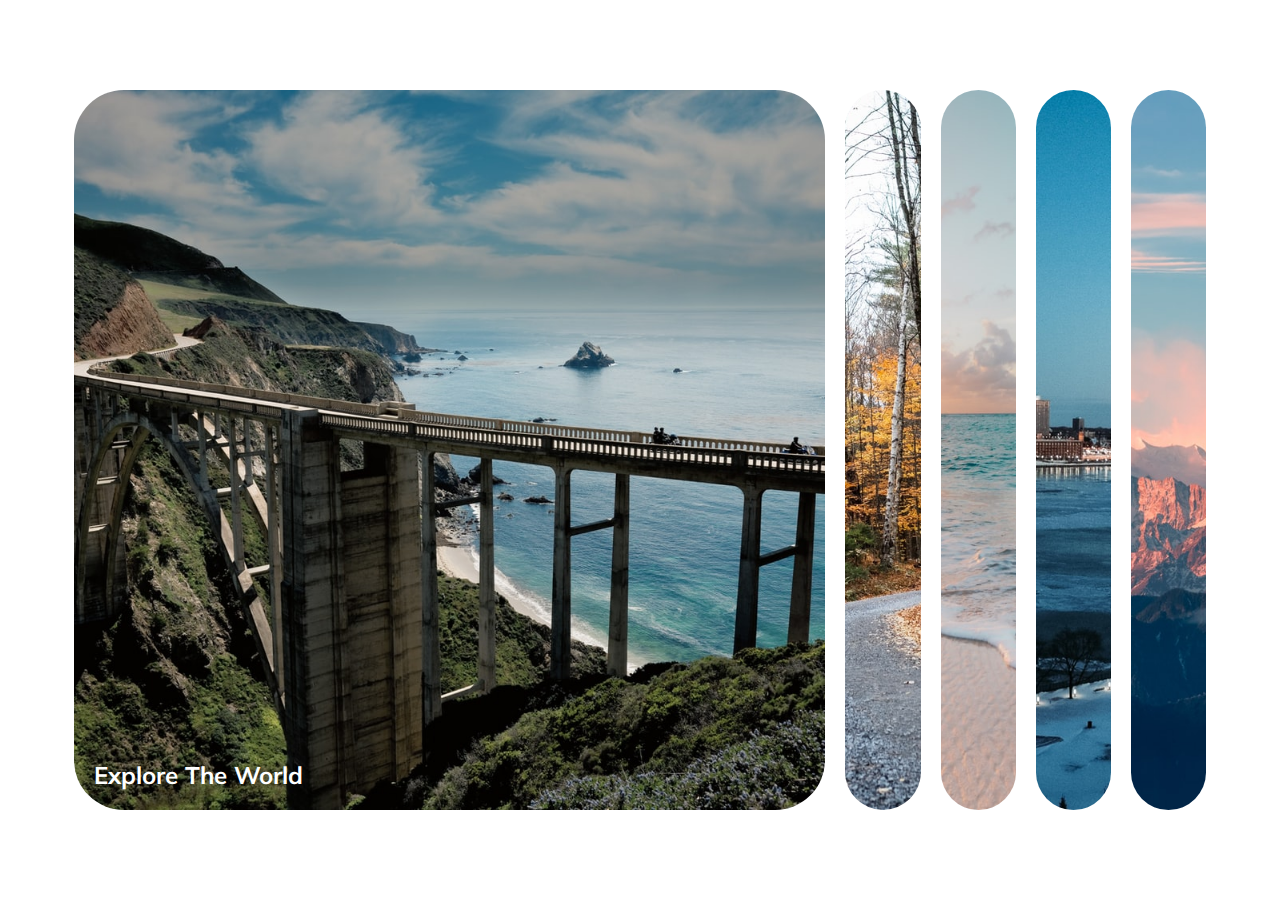
<file: expanding-cards/index.html>
<!DOCTYPE html>
<html lang="en">
  <head>
    <meta charset="UTF-8" />
    <meta name="viewport" content="width=device-width, initial-scale=1.0" />
    <link rel="stylesheet" href="style.css" />
    <title>Expanding Cards</title>
  </head>
  <body>
    <div class="container">
      <div class="panel active" style="background-image: url('./static/photo1.jpg')">
        <h3>Explore The World</h3>
      </div>
      <div class="panel" style="background-image: url('./static/photo2.jpg')">
        <h3>Wild Forest</h3>
      </div>
      <div class="panel" style="background-image: url('./static/photo3.jpg')">
        <h3>Sunny Beach</h3>
      </div>
      <div class="panel" style="background-image: url('./static/photo4.jpg')">
        <h3>City on Winter</h3>
      </div>
      <div class="panel" style="background-image: url('./static/photo5.jpg')">
        <h3>Mountains - Clouds</h3>
      </div>

    </div>

    <script src="script.js"></script>
  </body>
</html>
</file>
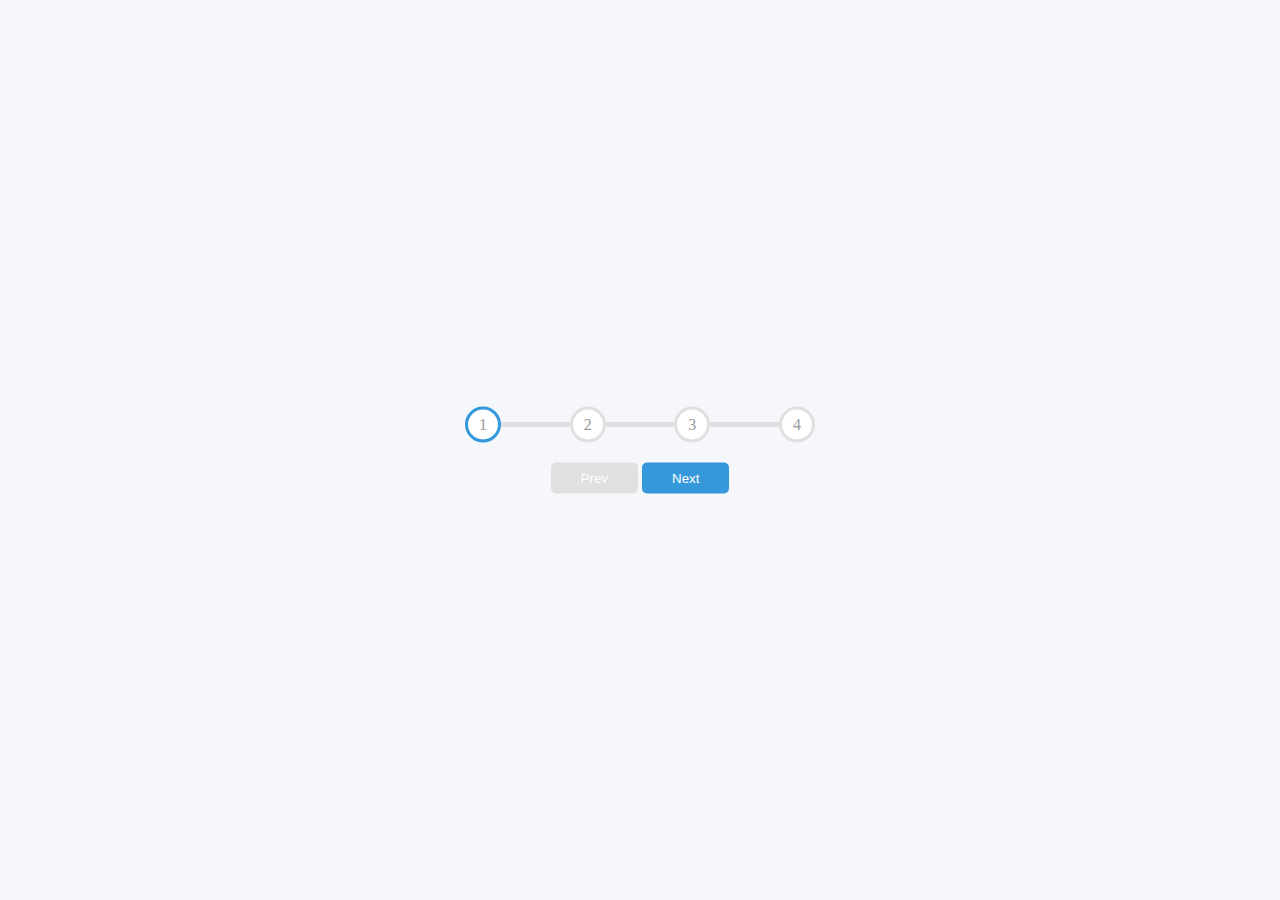
<file: progress-step/index.html>
<!DOCTYPE html>
<html>
    <head>
        <meta charset="UTF-8" />
        <title>进度步骤</title>
        <link rel="stylesheet" href="./style.css">
    </head>
    <body>
        <div class="content">
            <div class="progress-group">
                <div class="progress"></div>
                <div class="circle active">1</div>
                <div class="circle">2</div>
                <div class="circle">3</div>
                <div class="circle">4</div>
            </div>
            <button id="prev" class="disable">Prev</button>
            <button id="next">Next</button>
        </div>

        <script src="./script.js"></script>
    </body>
</html>
</file>
<file: expanding-cards/style.css>
@import url('https://fonts.googleapis.com/css?family=Muli&display=swap');

* {
  box-sizing: border-box;
}

body {
  font-family: 'Muli', sans-serif;
  display: flex;
  align-items: center;
  justify-content: center;
  height: 100vh;
  overflow: hidden;
  margin: 0;
}

.container {
  display: flex;
  width: 90vw;
}

.panel {
  background-size: cover;
  background-position: center;
  background-repeat: no-repeat;
  height: 80vh;
  border-radius: 50px;
  color: #fff;
  cursor: pointer;
  flex: 0.5;
  margin: 10px;
  position: relative;
  -webkit-transition: all 700ms ease-in;
}

.panel h3 {
  font-size: 24px;
  position: absolute;
  bottom: 20px;
  left: 20px;
  margin: 0;
  opacity: 0;
}

.panel.active {
  flex: 5;
}

.panel.active h3 {
  opacity: 1;
  transition: opacity 0.3s ease-in 0.4s;
}

@media (max-width: 480px) {
  .container {
    width: 100vw;
  }

  .panel:nth-of-type(4),
  .panel:nth-of-type(5) {
    display: none;
  }
}
</file>
<file: progress-step/style.css>
:root {
    --line-border-fill: #3498db;
    --line-border-empty: #e0e0e0;
}

body {
    background-color: #f6f7fb;
}

.content {
    position: absolute;
    top: 50%;
    left: 50%;
    transform: translate(-50%, -50%);
    text-align: center;
}

.progress-group {
    width: 350px;
    display: flex;
    justify-content: space-between;
    margin-bottom: 20px;
    position: relative;
}

.progress-group::after {
    content: '';
    width: 350px;
    height: 5px;
    background-color: var(--line-border-empty);
    position: absolute;
    top: 50%;
    transform: translateY(-50%);
    z-index: -1;
}

.progress {
    width: 350px;
    height: 4px;
    background-color: var(--line-border-fill);
    position: absolute;
    top: 50%;
    transform: translateY(-50%);
    z-index: -1;
}

.circle {
    width: 30px;
    height: 30px;
    background-color: #FFFFFF;
    border-radius: 50%;
    text-align: center;
    line-height: 30px;
    color: #999;
    border: 3px solid var(--line-border-empty);
}

.circle:not(:last-child):after {
    content: '';
    width: 20px;
    height: 2px;
    background-color: #FFFFFF;
}

button {
    background-color: #3498db;
    padding: 8px 30px;
    border: 0;
    border-radius: 5px;
    color: #FFFFFF;
    cursor: pointer;
}

.active {
    border-color: var(--line-border-fill);
}

.disable {
    background-color: var(--line-border-empty);
}
</file>
